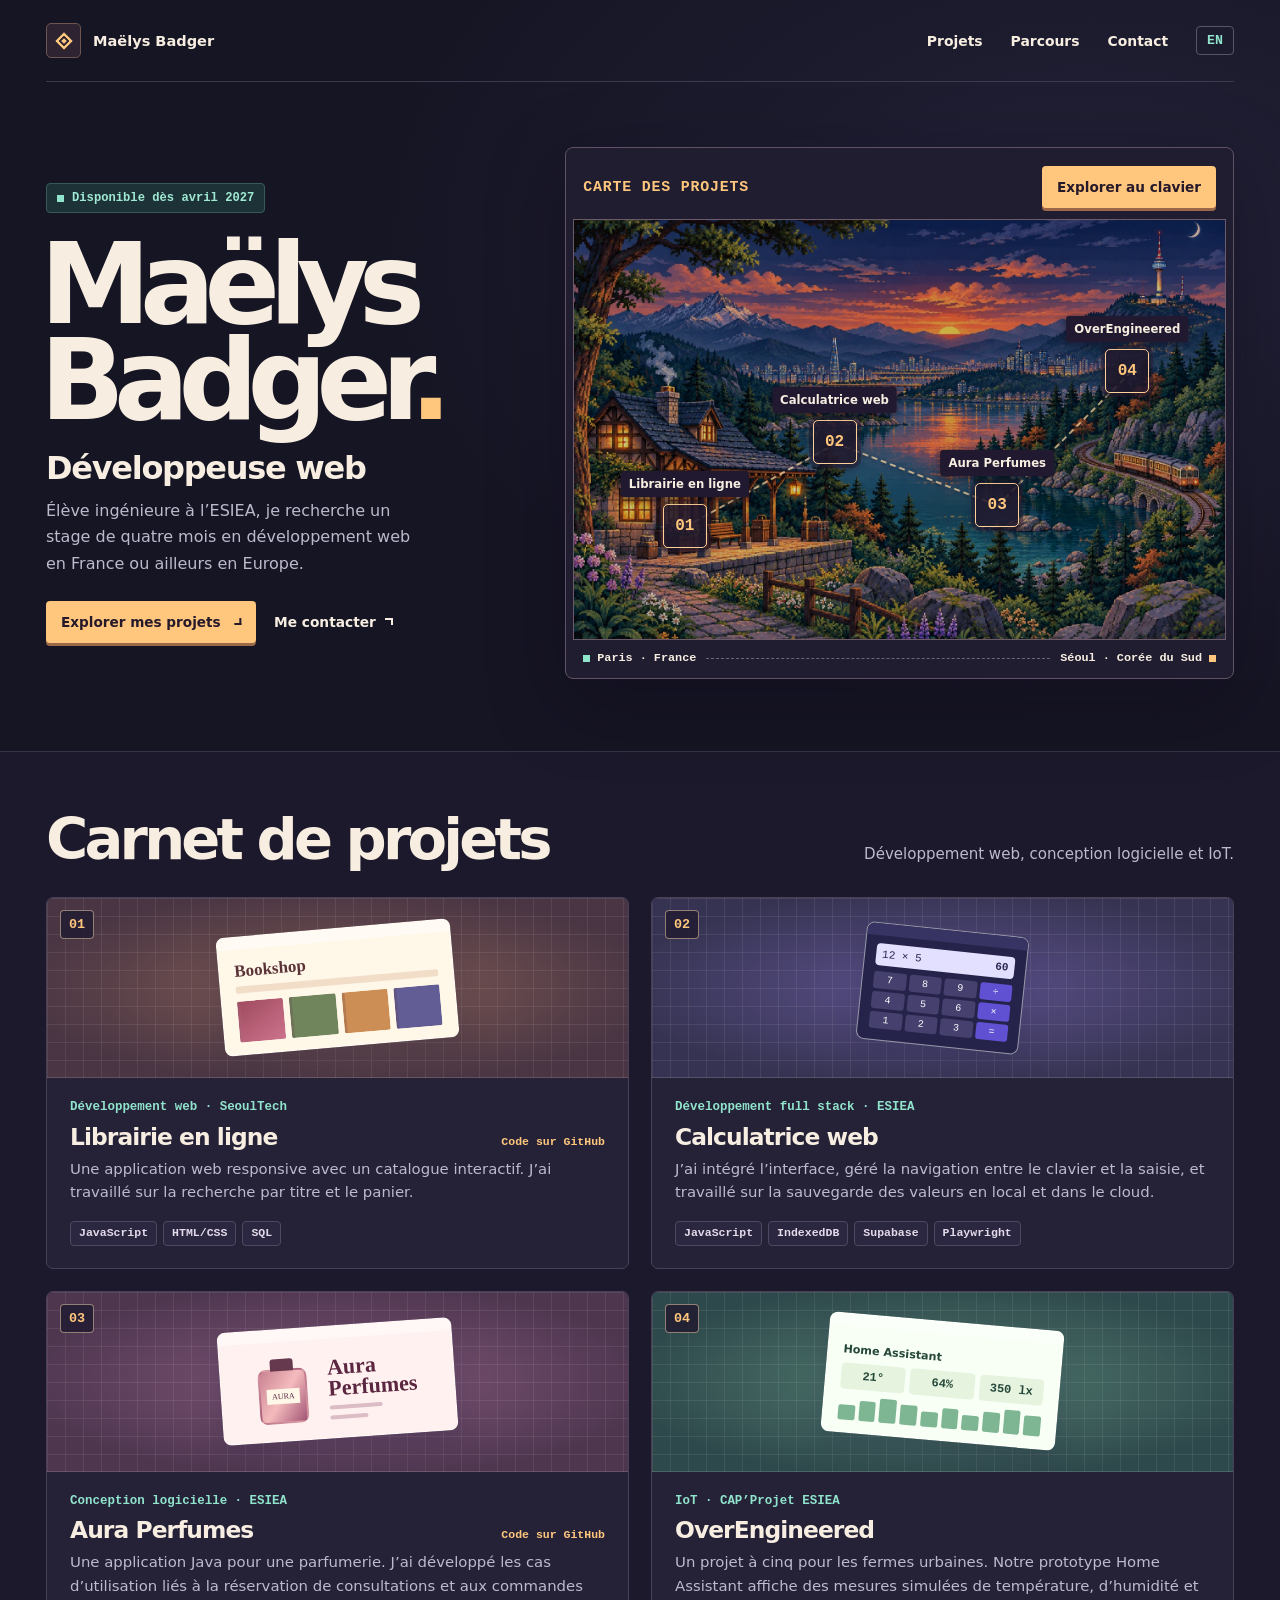
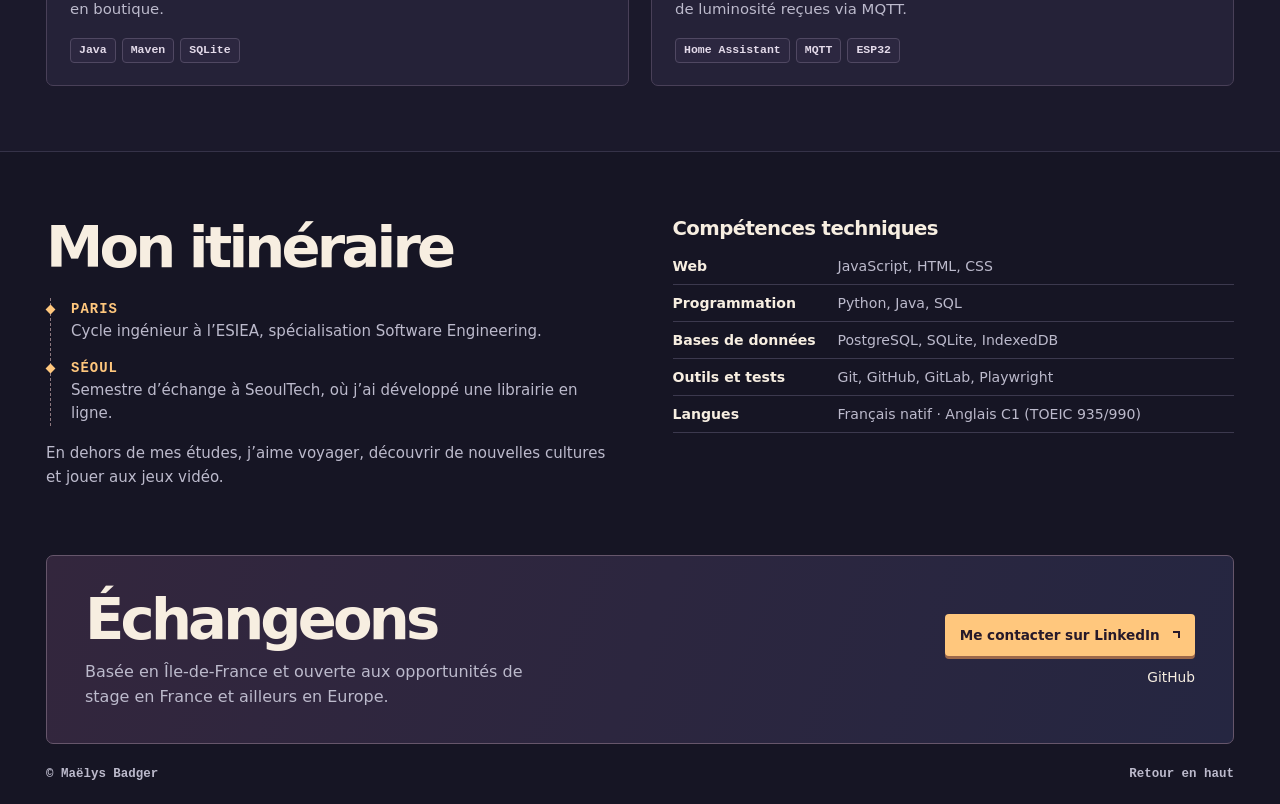
<file: index.html>
<!doctype html>
<html lang="fr">
<head>
<meta charset="utf-8">
<meta name="viewport" content="width=device-width, initial-scale=1">
<title>Maëlys Badger — Développeuse web</title>
<meta name="description" content="Portfolio de Maëlys Badger, élève ingénieure à l’ESIEA. Recherche de stage en développement web à partir d’avril 2027.">
<link rel="stylesheet" href="css/style.css">
<script src="js/projets.js" defer></script>
<script src="js/liens-projets.js" defer></script>
<script src="js/language.js" defer></script>
</head>
<body>
<a class="skip" href="#main" data-en="Skip to content">Aller au contenu</a>
<header class="top wrap">
  <a href="#" class="brand" aria-label="Maëlys Badger"><span class="mark" aria-hidden="true"><i></i></span> <span>Maëlys Badger</span></a>
  <nav aria-label="Navigation">
    <a href="#projets" data-en="Projects">Projets</a>
    <a href="#parcours" data-en="About">Parcours</a>
    <a href="#contact">Contact</a>
  </nav>
  <button class="language" type="button" aria-label="Switch to English">EN</button>
</header>
<main id="main">
  <section class="hero wrap" aria-labelledby="hero-title">
    <div class="intro">
      <div class="availability"><span aria-hidden="true"></span><span data-en="Available from April 2027">Disponible dès avril 2027</span></div>
      <h1 id="hero-title">Maëlys<br>Badger<span>.</span></h1>
      <p class="role" data-en="Web developer">Développeuse web</p>
      <p class="lede" data-en="I’m an engineering student at ESIEA, looking for a four-month web development internship in France or elsewhere in Europe.">Élève ingénieure à l’ESIEA, je recherche un stage de quatre mois en développement web en France ou ailleurs en Europe.</p>
      <div class="actions"><a href="#projets" class="button"><span data-en="Explore my projects">Explorer mes projets</span><span class="arrow arrow-down" aria-hidden="true"></span></a><a href="#contact" class="plain"><span data-en="Get in touch">Me contacter</span> <span class="arrow arrow-up" aria-hidden="true"></span></a></div>
    </div>
    <section class="atlas" aria-labelledby="map-title">
      <div class="atlas-header">
        <h2 id="map-title" data-en="Project map">Carte des projets</h2>
        <a class="button map-start" href="explorer.html" data-en="Explore with the keyboard">Explorer au clavier</a>
      </div>
      <div class="map" id="project-map" role="group" aria-labelledby="map-title">
        <img src="image/atlas.webp" alt="" width="1536" height="1024" fetchpriority="high">
        <div class="route" aria-hidden="true"><i></i><i></i><i></i></div>
        <a class="pin pin-one" href="#librairie" data-project-pin="librairie"><span class="pin-number" aria-hidden="true">01</span><span class="pin-label" data-en="Online bookstore">Librairie en ligne</span></a>
        <a class="pin pin-two" href="#calculatrice" data-project-pin="calculatrice"><span class="pin-number" aria-hidden="true">02</span><span class="pin-label" data-en="Web calculator">Calculatrice web</span></a>
        <a class="pin pin-three" href="#aura" data-project-pin="aura"><span class="pin-number" aria-hidden="true">03</span><span class="pin-label">Aura Perfumes</span></a>
        <a class="pin pin-four" href="#overengineered" data-project-pin="overengineered"><span class="pin-number" aria-hidden="true">04</span><span class="pin-label">OverEngineered</span></a>
      </div>
      <div class="atlas-footer">
        <span><i aria-hidden="true"></i> Paris <span aria-hidden="true">·</span> <span data-en="France">France</span></span>
        <span class="atlas-path" aria-hidden="true"></span>
        <span><span data-en="Seoul">Séoul</span> <span aria-hidden="true">·</span> <span data-en="South Korea">Corée du Sud</span> <i aria-hidden="true"></i></span>
      </div>
    </section>
  </section>
  <section id="projets" class="projects">
    <div class="wrap">
      <div class="section-head"><h2 data-en="Project journal">Carnet de projets</h2><p data-en="Web development, software design and IoT.">Développement web, conception logicielle et IoT.</p></div>
      <div class="cards">
        <article class="card" id="librairie" tabindex="-1">
          <div class="project-art art-books" aria-hidden="true">
            <span class="stop-number">01</span>
            <div class="demo shop"><div class="demo-top"><i></i><i></i><i></i></div><div class="shop-area"><strong>Bookshop</strong><div class="search-line"></div><div class="books"><i></i><i></i><i></i><i></i></div></div></div>
          </div>
          <div class="card-text"><p class="context" data-en="Web development · SeoulTech">Développement web · SeoulTech</p><h3 data-en="Online bookstore">Librairie en ligne</h3><p data-en="A responsive web app with an interactive catalogue. I worked on the title search and shopping cart.">Une application web responsive avec un catalogue interactif. J’ai travaillé sur la recherche par titre et le panier.</p><ul class="tags"><li>JavaScript</li><li>HTML/CSS</li><li>SQL</li></ul></div>
        </article>
        <article class="card" id="calculatrice" tabindex="-1">
          <div class="project-art art-calc" aria-hidden="true">
            <span class="stop-number">02</span>
            <div class="demo calc"><div class="demo-top"><i></i><i></i><i></i></div><div class="calc-body"><div class="display">12 × 5 <b>60</b></div><div class="keys"><i>7</i><i>8</i><i>9</i><i>÷</i><i>4</i><i>5</i><i>6</i><i>×</i><i>1</i><i>2</i><i>3</i><i>=</i></div></div></div>
          </div>
          <div class="card-text"><p class="context" data-en="Full-stack development · ESIEA">Développement full stack · ESIEA</p><h3 data-en="Web calculator">Calculatrice web</h3><p data-en="I integrated the interface, built navigation between the keypad and input views, and worked on saving values locally and in the cloud.">J’ai intégré l’interface, géré la navigation entre le clavier et la saisie, et travaillé sur la sauvegarde des valeurs en local et dans le cloud.</p><ul class="tags"><li>JavaScript</li><li>IndexedDB</li><li>Supabase</li><li>Playwright</li></ul></div>
        </article>
        <article class="card" id="aura" tabindex="-1">
          <div class="project-art art-aura" aria-hidden="true">
            <span class="stop-number">03</span>
            <div class="demo aura"><div class="demo-top"><i></i><i></i><i></i></div><div class="aura-area"><div class="bottle"><i></i><b>AURA</b></div><div><strong>Aura<br>Perfumes</strong><span></span><span></span></div></div></div>
          </div>
          <div class="card-text"><p class="context" data-en="Software design · ESIEA">Conception logicielle · ESIEA</p><h3>Aura Perfumes</h3><p data-en="A Java application for a perfume shop. I implemented the fragrance consultation booking and in-store order use cases.">Une application Java pour une parfumerie. J’ai développé les cas d’utilisation liés à la réservation de consultations et aux commandes en boutique.</p><ul class="tags"><li>Java</li><li>Maven</li><li>SQLite</li></ul></div>
        </article>
        <article class="card" id="overengineered" tabindex="-1">
          <div class="project-art art-iot" aria-hidden="true">
            <span class="stop-number">04</span>
            <div class="demo sensor"><div class="demo-top"><i></i><i></i><i></i></div><div class="sensor-area"><strong>Home Assistant</strong><div class="gauges"><i>21°</i><i>64%</i><i>350 lx</i></div><div class="bars"><i></i><i></i><i></i><i></i><i></i><i></i><i></i><i></i><i></i><i></i></div></div></div>
          </div>
          <div class="card-text"><p class="context" data-en="IoT · ESIEA capstone">IoT · CAP’Projet ESIEA</p><h3>OverEngineered</h3><p data-en="A five-person team project for urban farms. Our Home Assistant prototype displays simulated temperature, humidity and light readings sent over MQTT.">Un projet à cinq pour les fermes urbaines. Notre prototype Home Assistant affiche des mesures simulées de température, d’humidité et de luminosité reçues via MQTT.</p><ul class="tags"><li>Home Assistant</li><li>MQTT</li><li>ESP32</li></ul></div>
        </article>
      </div>
    </div>
  </section>
  <section id="parcours" class="about wrap">
    <div>
      <h2 data-en="My journey">Mon itinéraire</h2>
      <ol class="journey">
        <li><span class="place">Paris</span><p data-en="Engineering studies at ESIEA, specialising in Software Engineering.">Cycle ingénieur à l’ESIEA, spécialisation Software Engineering.</p></li>
        <li><span class="place" data-en="Seoul">Séoul</span><p data-en="Exchange semester at SeoulTech, where I developed an online bookstore.">Semestre d’échange à SeoulTech, où j’ai développé une librairie en ligne.</p></li>
      </ol>
      <p class="interests" data-en="Outside my studies, I enjoy travelling, discovering new cultures and playing video games.">En dehors de mes études, j’aime voyager, découvrir de nouvelles cultures et jouer aux jeux vidéo.</p>
    </div>
    <div>
      <h3 data-en="Technical skills">Compétences techniques</h3>
      <dl class="skills">
        <div><dt>Web</dt><dd>JavaScript, HTML, CSS</dd></div>
        <div><dt data-en="Programming">Programmation</dt><dd>Python, Java, SQL</dd></div>
        <div><dt data-en="Databases">Bases de données</dt><dd>PostgreSQL, SQLite, IndexedDB</dd></div>
        <div><dt data-en="Tools and testing">Outils et tests</dt><dd>Git, GitHub, GitLab, Playwright</dd></div>
        <div><dt data-en="Languages">Langues</dt><dd data-en="Native French · English C1 (TOEIC 935/990)">Français natif · Anglais C1 (TOEIC 935/990)</dd></div>
      </dl>
    </div>
  </section>
  <section id="contact" class="contact wrap">
    <div class="contact-inner">
      <div><h2 data-en="Let’s talk">Échangeons</h2><p data-en="Based near Paris and open to internship opportunities in France and across Europe.">Basée en Île-de-France et ouverte aux opportunités de stage en France et ailleurs en Europe.</p></div>
      <div class="contact-actions"><a class="button" href="https://www.linkedin.com/in/maëlys-badger-9b31192b6/"><span data-en="Contact me on LinkedIn">Me contacter sur LinkedIn</span> <span class="arrow arrow-up" aria-hidden="true"></span></a><div class="socials"><a href="https://github.com/mael-bdg">GitHub</a></div></div>
    </div>
  </section>
</main>
<footer class="footer wrap"><span>© Maëlys Badger</span><a href="#" data-en="Back to top">Retour en haut</a></footer>
<script>
  new MutationObserver(() => {
    document.querySelector('.map-start').href = document.documentElement.lang === 'en'
      ? 'explorer.html?lang=en'
      : 'explorer.html';
  }).observe(document.documentElement, {attributes:true, attributeFilter:['lang']});
</script>
</body>
</html>
</file>
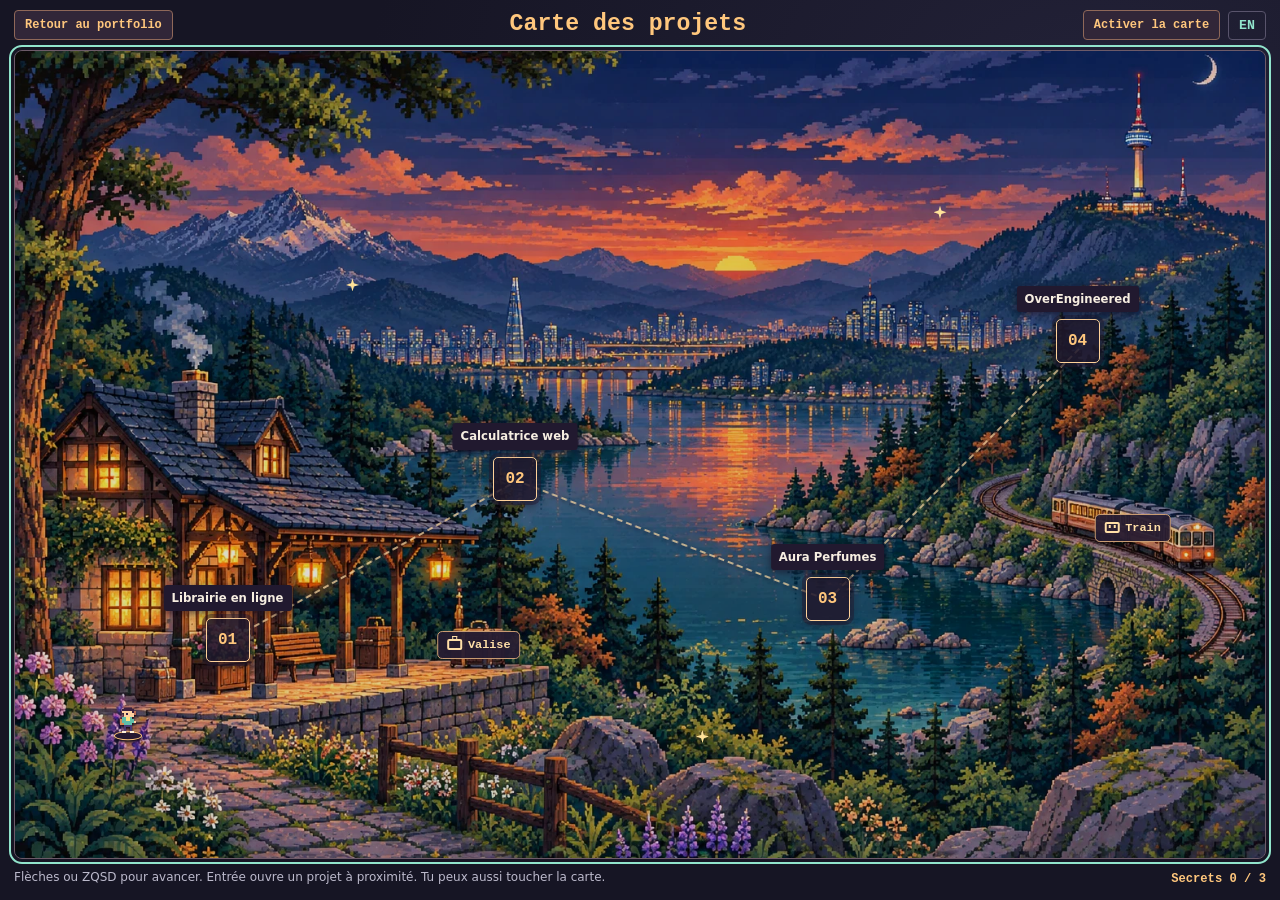
<file: explorer.html>
<!doctype html>
<html lang="fr">
<head>
<meta charset="utf-8">
<meta name="viewport" content="width=device-width, initial-scale=1">
<title>Carte des projets — Maëlys Badger</title>
<meta name="description" content="Explore les projets de Maëlys Badger sur une carte jouable en pixel art.">
<link rel="stylesheet" href="css/style.css">
<script src="js/projets.js" defer></script>
<script src="js/explorer.js" defer></script>
<link rel="stylesheet" href="css/explorer.css">
</head>
<body>
<main class="explorer">
  <header class="explorer-bar">
    <a class="back-link" href="index.html" data-en="Back to the portfolio">Retour au portfolio</a>
    <h1 id="map-title" data-en="Project map">Carte des projets</h1>
    <div class="explorer-actions">
      <button class="map-start" type="button" data-en="Focus map" hidden>Activer la carte</button>
      <button class="language" type="button" aria-label="Switch to English">EN</button>
    </div>
  </header>
      <div class="map" id="project-map" role="group" aria-labelledby="map-title" aria-describedby="map-guide">
        <img src="image/atlas.webp" alt="" width="1536" height="1024" fetchpriority="high">
        <div class="route" aria-hidden="true"><i></i><i></i><i></i></div>
        <a class="pin pin-one" href="index.html#librairie" data-project-pin="librairie"><span class="pin-number" aria-hidden="true">01</span><span class="pin-label" data-en="Online bookstore">Librairie en ligne</span></a>
        <a class="pin pin-two" href="index.html#calculatrice" data-project-pin="calculatrice"><span class="pin-number" aria-hidden="true">02</span><span class="pin-label" data-en="Web calculator">Calculatrice web</span></a>
        <a class="pin pin-three" href="index.html#aura" data-project-pin="aura"><span class="pin-number" aria-hidden="true">03</span><span class="pin-label">Aura Perfumes</span></a>
        <a class="pin pin-four" href="index.html#overengineered" data-project-pin="overengineered"><span class="pin-number" aria-hidden="true">04</span><span class="pin-label">OverEngineered</span></a>
        <button class="secret" type="button" data-art="0" aria-label="Découvrir un secret" data-fr="Tu as trouvé la carte postale de Séoul, souvenir de mon semestre à SeoulTech." data-message-en="You found the Seoul postcard, a souvenir from my semester at SeoulTech." hidden></button>
        <button class="secret" type="button" data-art="1" aria-label="Découvrir un secret" data-fr="Tu as trouvé le billet de train griffonné. Au dos, quelqu’un a écrit « git commit -m voyage »." data-message-en="You found the scribbled train ticket. On the back, someone wrote “git commit -m voyage”." hidden></button>
        <button class="secret" type="button" data-art="2" aria-label="Découvrir un secret" data-fr="Tu as trouvé la sauvegarde secrète. Le prochain niveau s’appelle « Avril 2027 »." data-message-en="You found the secret save point. The next level is called “April 2027”." hidden></button>
        <button class="landmark" type="button" data-landmark="train" data-world-x=".894" data-world-y=".588">
          <span class="landmark-icon train-icon" aria-hidden="true"></span><span data-en="Train">Train</span>
        </button>
        <button class="landmark" type="button" data-landmark="case" data-world-x=".371" data-world-y=".728">
          <span class="landmark-icon case-icon" aria-hidden="true"></span><span data-en="Suitcase">Valise</span>
        </button>
        <aside class="discovery-panel" aria-labelledby="discovery-title" hidden>
          <div class="discovery-head">
            <h2 id="discovery-title"></h2>
            <button class="discovery-close" type="button" aria-label="Fermer">×</button>
          </div>
          <ul class="discovery-items"></ul>
        </aside>
        <span class="map-avatar" aria-hidden="true" hidden><canvas width="12" height="14"></canvas></span>
      </div>
  <footer class="explorer-footer">
    <div class="explorer-details">
      <p class="map-guide" id="map-guide" data-en="Arrow keys or WASD to move. Enter opens a nearby project. You can also tap the map.">Flèches ou ZQSD pour avancer. Entrée ouvre un projet à proximité. Tu peux aussi toucher la carte.</p>
      <p class="map-status" role="status"></p>
    </div>
    <p class="discovery-total"><span data-en="Secrets">Secrets</span> <span class="discovery-count">0 / 3</span></p>
  </footer>
</main>
</body>
</html>
</file>
<file: css/style.css>
:root {
  color-scheme:dark;
  --ink:#f7eee1;
  --muted:#bcbacc;
  --paper:#161524;
  --panel:#201e31;
  --line:#3c394e;
  --gold:#ffc77d;
  --mint:#91e4cc;
  --mono:"Courier New", monospace;
  font-family:Inter,"Segoe UI",system-ui,sans-serif;
  color:var(--ink);
  background:var(--paper);
}
*,*::before,*::after {box-sizing:border-box}
body {margin:0;background:radial-gradient(ellipse 720px 480px at 85% 10%,#222137 1%,transparent)}
a {color:inherit;text-decoration:none}
button {font:inherit}
h1,h2,h3,p {margin:0}
button:focus-visible,a:focus-visible {outline:2px solid var(--mint);outline-offset:4px}
.wrap {width:min(1190px,calc(100% - 92px));margin-inline:auto}
.skip {position:absolute;top:10px;left:10px;background:var(--panel);padding:12px;transform:translateY(-180%);z-index:4}
.skip:focus {transform:none}
.top {min-height:82px;display:flex;align-items:center;gap:28px;border-bottom:1px solid var(--line)}
.brand {display:flex;align-items:center;gap:12px;font-size:.91rem;font-weight:750;margin-right:auto}
.mark {width:35px;height:35px;display:grid;place-items:center;border:1px solid #6f554f;background:#2d2331;border-radius:5px}
.mark i {width:12px;height:12px;transform:rotate(45deg);border:2px solid var(--gold);box-shadow:inset 0 0 0 2px #2d2331;background:var(--gold)}
nav {display:flex;gap:28px;font-size:.87rem;font-weight:650}
nav a:hover,.plain:hover,.socials a:hover,.footer a:hover {color:var(--gold)}
.language {border:1px solid #59546c;border-radius:4px;background:transparent;padding:6px 10px;color:var(--mint);font:700 .83rem var(--mono);cursor:pointer}
.language:hover {background:#302d43}
.hero {display:grid;grid-template-columns:.81fr 1.19fr;gap:clamp(26px,5vw,72px);align-items:center;padding-block:65px 72px}
.availability {display:inline-flex;gap:8px;align-items:center;border:1px solid #375a57;background:#1d3236;border-radius:4px;color:#a0ead4;padding:7px 10px;font:700 .76rem var(--mono);margin-bottom:24px}
.availability span:first-child,.atlas-footer i {width:7px;height:7px;background:var(--mint);display:inline-block}
h1 {font-size:clamp(4.5rem,8.7vw,8rem);line-height:.86;letter-spacing:-.096em;font-weight:820;margin-left:-.055em}
h1 span {color:var(--gold)}
.role {font-size:clamp(1.4rem,2.5vw,2.05rem);letter-spacing:-.04em;font-weight:700;margin-top:20px}
.lede {color:var(--muted);font-size:1rem;line-height:1.65;max-width:385px;margin-top:11px}
.actions {display:flex;flex-wrap:wrap;align-items:center;gap:18px;margin-top:24px}
.button {display:inline-flex;align-items:center;gap:13px;justify-content:center;padding:13px 15px;border-radius:4px;background:var(--gold);color:#26192a;font-size:.85rem;font-weight:790;box-shadow:0 3px 0 #9c684a}
.button:hover {background:#ffdaa8}
.plain {font-weight:700;font-size:.86rem}
.arrow {display:inline-block;width:.54em;height:.54em;border-right:2px solid currentColor;border-top:2px solid currentColor}
.arrow-down {transform:rotate(90deg)}
.plain .arrow {margin-left:.35em;vertical-align:.12em}

.atlas {border:1px solid #5f5265;background:#211d30;padding:7px;border-radius:8px;box-shadow:0 22px 75px #0c0a1866}
.atlas-header,.atlas-footer {display:flex;align-items:center;justify-content:space-between;gap:10px;padding:11px 10px}
.atlas-header h2 {font:700 clamp(.76rem,1.3vw,.93rem) var(--mono);letter-spacing:.055em;text-transform:uppercase;color:var(--gold)}
.atlas-header > span {color:var(--muted);font-size:.76rem}
.map {position:relative;isolation:isolate;border:1px solid #6c5a68;background:radial-gradient(ellipse at 52% 55%,#84617a,#31455e 55%,#212039);aspect-ratio:1.55}
.map > img {position:absolute;inset:0;width:100%;height:100%;object-fit:cover;image-rendering:auto;filter:brightness(.79) saturate(1.07)}
.route {position:absolute;inset:0;pointer-events:none}
.route i {position:absolute;border-top:2px dashed #ffdea6b5;transform-origin:left center;left:var(--x);top:var(--y);width:var(--length);transform:rotate(var(--angle));filter:drop-shadow(0 1px 2px #160c20)}
.route i:nth-child(1) {--x:17%;--y:73%;--length:26.6%;--angle:-29deg}
.route i:nth-child(2) {--x:40%;--y:53%;--length:26.6%;--angle:21deg}
.route i:nth-child(3) {--x:65%;--y:68%;--length:29.2%;--angle:-45deg}
.pin {position:absolute;left:var(--x);top:var(--y);transform:translate(-50%,-50%);display:grid;place-items:center;width:44px;height:44px;border:1px solid #ffd29a;border-radius:5px;background:#20192ddf;color:var(--gold);box-shadow:0 0 0 4px #21182e76,0 4px 10px #191022aa;font:700 1rem var(--mono)}
.pin-one {--x:17%;--y:73%}
.pin-two {--x:40%;--y:53%}
.pin-three {--x:65%;--y:68%}
.pin-four {--x:85%;--y:36%}
.pin:hover,.pin:focus-visible {background:var(--gold);color:#26192a;z-index:2}
.pin-label {position:absolute;bottom:calc(100% + 8px);left:50%;transform:translateX(-50%);padding:6px 8px;border-radius:3px;background:#21192f;color:var(--ink);white-space:nowrap;font:700 .73rem/1.2 system-ui,sans-serif;box-shadow:0 2px 8px #160c20aa}
.pin:hover .pin-label,.pin:focus-visible .pin-label {color:var(--gold)}
.atlas-footer {font:700 .74rem var(--mono);color:var(--ink);padding-bottom:6px}
.atlas-footer > span:not(.atlas-path) {display:flex;gap:7px;align-items:center}
.atlas-footer > span:last-child i {background:var(--gold)}
.atlas-path {flex:1;border-top:1px dashed #71627e}

.projects {background:#1b192b;border-block:1px solid #353248;padding:57px 0 65px}
.section-head {display:flex;justify-content:space-between;align-items:baseline;gap:12px;margin-bottom:26px}
h2 {font-size:clamp(2.3rem,4.5vw,3.85rem);letter-spacing:-.066em;line-height:1.08}
.section-head p {color:var(--muted);line-height:1.6;font-size:.94rem}
.cards {display:grid;grid-template-columns:repeat(2,minmax(0,1fr));gap:22px}
.card {display:flex;flex-direction:column;overflow:hidden;background:#252238;border:1px solid #494058;border-radius:7px;scroll-margin-top:20px}
.card:target,.card:focus-visible {outline:2px solid var(--gold);outline-offset:3px}
.project-art {position:relative;min-height:180px;display:grid;place-items:center;overflow:hidden;padding:20px;border-bottom:1px solid #ffffff26;background-image:linear-gradient(90deg,#fcf4f214 1px,transparent 1px),linear-gradient(#fcf4f214 1px,transparent 1px),radial-gradient(ellipse at center,var(--highlight),var(--shade) 78%);background-size:18px 18px,18px 18px,100% 100%}
.art-books {--highlight:#815c55;--shade:#493543}
.art-calc {--highlight:#5d538e;--shade:#363352}
.art-aura {--highlight:#815779;--shade:#4e364f}
.art-iot {--highlight:#537c71;--shade:#2e494b}
.stop-number {position:absolute;top:12px;left:13px;border:1px solid #ddc2a099;background:#221c32d9;color:var(--gold);padding:6px 8px;border-radius:4px;font:700 .84rem var(--mono)}
.demo {width:235px;border:1px solid #ffffff85;box-shadow:0 13px 30px #22213f38;border-radius:8px;overflow:hidden;transform:rotate(-5deg)}
.demo-top {padding:6px 8px;background:#fff8;gap:3px}
.demo-top i {width:4px;height:4px;background:#49335a65}
.shop {background:#fff7e8;color:#5b3237}.shop-area,.sensor-area {padding:12px 15px}
.shop strong {font:700 17px Georgia,serif}
.search-line {width:100%;height:7px;border-radius:2px;background:#f2dec8;margin:5px 0 8px}
.books {display:flex;gap:6px}.books i {width:25%;height:41px;border-radius:2px;background:linear-gradient(145deg,#a14c61,#cc738b);border-left:3px solid #6034453b}
.books i:nth-child(2) {background:#71855d}.books i:nth-child(3) {background:#cc8e54}.books i:nth-child(4) {background:#625d94}
.calc {width:163px;background:#252349;color:white;transform:rotate(6deg)}
.calc .demo-top {background:#373463}.calc .demo-top i {background:#a6a0d1}
.calc-body {padding:8px 11px 11px}
.display {background:#e3e0ff;color:#292650;border-radius:4px;padding:5px 6px;font:11px monospace;display:flex;justify-content:space-between}
.keys {margin-top:6px;display:grid;grid-template-columns:repeat(4,1fr);gap:3px;text-align:center}.keys i {font:10px monospace;background:#45406e;border-radius:3px;padding:3px}.keys i:nth-child(4n) {background:#6051d2}
.aura {background:#fff1ef;color:#5b263f;transform:rotate(-4deg)}.aura-area {display:flex;justify-content:center;align-items:center;gap:21px;padding:17px}.aura-area strong {font:700 22px/.91 Georgia,serif}.aura-area span {display:block;background:#dcbcc5;border-radius:3px;width:53px;height:4px;margin-top:6px}.aura-area span:last-child {width:38px}
.bottle {display:grid;place-items:center;position:relative;margin-top:10px;width:49px;height:55px;border-radius:8px;background:linear-gradient(125deg,#c98291,#f4bbbd,#a25575);border:2px solid #a65d744d}.bottle i {position:absolute;bottom:100%;height:12px;width:23px;background:#66394e;border-radius:3px 3px 0 0}.bottle b {background:#fff8e9;padding:3px 5px;font:8px Georgia,serif}
.sensor {background:#f8fff4;color:#26483b;transform:rotate(5deg)}.sensor strong {font-size:.7rem}.gauges {display:flex;gap:5px;margin:6px 0}.gauges i {flex:1;background:#e5f3df;text-align:center;border-radius:4px;font:bold 12px monospace;padding:6px}.bars {height:25px;display:flex;gap:4px;align-items:end}.bars i {flex:1;height:60%;background:#7eb694;border-radius:2px}.bars i:nth-child(3n) {height:95%}.bars i:nth-child(even) {height:80%}
.card-text {padding:21px 23px 22px;display:flex;flex:1;flex-direction:column}
.context {font:700 .78rem/1.4 var(--mono);color:var(--mint);margin-bottom:6px}
.card h3 {font-size:1.46rem;letter-spacing:-.04em;margin-bottom:7px}
.card h3 + p {color:var(--muted);font-size:.93rem;line-height:1.58;margin-bottom:16px}
.tags {display:flex;flex-wrap:wrap;gap:6px;list-style:none;margin:auto 0 0;padding:0}
.tags li {border:1px solid #504862;background:#2c2740;color:#e4dbea;padding:4px 8px;border-radius:4px;font:700 .72rem/1.3 var(--mono)}
.about {display:grid;grid-template-columns:1fr 1fr;gap:65px;padding-block:65px}
.journey {list-style:none;padding:0 0 0 20px;border-left:1px dashed #8c777e;margin:19px 0 16px 4px}
.journey li {position:relative;margin-bottom:13px}
.journey li:last-child {margin-bottom:0}
.journey li::before {content:"";position:absolute;left:-24px;top:8px;width:7px;height:7px;background:var(--gold);transform:rotate(45deg)}
.place {font:700 .87rem var(--mono);color:var(--gold);text-transform:uppercase;letter-spacing:.075em}
.journey p,.interests {color:var(--muted);line-height:1.58;margin-top:3px;font-size:.94rem}
.about h3 {font-size:1.23rem;letter-spacing:-.03em}
.skills {margin:8px 0 0}
.skills div {display:grid;grid-template-columns:clamp(108px,14vw,155px) 1fr;gap:10px;padding:10px 0;border-bottom:1px solid var(--line);font-size:.88rem}
.skills dt {font-weight:700}
.skills dd {margin:0;color:var(--muted)}
.contact-inner {border:1px solid #66566b;border-radius:7px;background:linear-gradient(110deg,#33263d,#252641);padding:33px 38px;display:flex;align-items:center;justify-content:space-between;gap:19px}
.contact p {max-width:470px;margin-top:9px;line-height:1.55;color:var(--muted)}
.contact-actions {display:flex;align-items:flex-end;flex-direction:column;gap:13px}
.socials {display:flex;gap:14px;font-size:.86rem;white-space:nowrap}
.footer {display:flex;justify-content:space-between;gap:12px;color:var(--muted);padding-block:23px;font:700 .78rem var(--mono)}
@media(max-width:950px) {
  .wrap {width:calc(100% - 54px)}
  .hero {gap:27px;padding-block:50px}
  .atlas-footer {font-size:.67rem}
  .atlas-footer > span:not(.atlas-path) {gap:4px}
  .about {gap:35px}
}
@media(max-width:710px) {
  .wrap {width:calc(100% - 32px)}
  .top {min-height:64px;gap:14px}
  .hero {grid-template-columns:1fr;gap:28px;padding-block:38px 45px}
  h1 {font-size:clamp(4.4rem,15vw,6.4rem)}
  .atlas-header,.atlas-footer {padding-inline:7px}
  .section-head {display:block}
  .section-head p {margin-top:7px}
  .projects {padding-block:39px}
  .cards {gap:14px}
  .about {padding-block:42px}
}
@media(max-width:490px) {
  .brand > span:nth-child(2) {display:none}
  nav {gap:13px;font-size:.8rem}
  .mark {width:31px;height:31px}
  .pin {width:38px;height:39px}
  .pin-label {font-size:.65rem;padding:4px 5px}
  .pin-four .pin-label {left:auto;right:-8px;transform:none}
  .cards,.about {grid-template-columns:1fr}
  .about {gap:25px}
  .contact-inner {padding:22px;display:block}
  .contact-actions {align-items:flex-start;margin-top:17px}
}
@media(prefers-reduced-motion:no-preference) {html {scroll-behavior:smooth}}

/* Le titre fournit un seul lien par carte, et toute sa surface est cliquable. */
.card-linked {position:relative}
.repository-link {display:flex;justify-content:space-between;align-items:baseline;flex-wrap:wrap;gap:4px 10px}
.repository-link::after {content:"";position:absolute;inset:0}
.repository-link:focus-visible {outline:none}
.repository-hint {color:var(--gold);font:700 .72rem/1.4 var(--mono);letter-spacing:0}
.card-linked:hover,.card-linked:focus-within {border-color:var(--gold)}
.repository-link:hover > span:first-child,.repository-link:focus-visible > span:first-child {text-decoration:underline;text-underline-offset:4px}
</file>
<file: css/explorer.css>
/* Avatar styles from the portfolio map */
.map:focus-visible {outline:2px solid var(--mint);outline-offset:3px}
.map-avatar {
  position:absolute;z-index:3;left:var(--player-x,9%);top:var(--player-y,85%);
  width:30px;height:35px;padding-bottom:2px;transform:translate(-50%,-85%);
  display:grid;place-items:center;pointer-events:none;
  filter:drop-shadow(0 2px 1px #160e1a);
}
.map-avatar[hidden],.map-start[hidden],.map-guide[hidden] {display:none}
.map-avatar::before {
  content:"";position:absolute;bottom:2px;width:28px;height:9px;
  border-radius:50%;background:#251931;border:1px solid #ffc77d;
}
.map-avatar canvas {
  position:relative;width:24px;height:28px;image-rendering:pixelated;
  margin-bottom:6px;transform:scaleX(var(--facing,1));
}
.map .pin.is-near {
  color:#252038;background:var(--mint);border-color:#effae6;
  box-shadow:0 0 0 4px #201b34ae,0 0 14px #91e4cc;
}
.map .pin.is-near .pin-label {color:var(--mint)}
.map-guide {
  border-top:1px solid var(--line);margin-top:6px;padding:8px 10px 4px;
  color:var(--muted);font-size:.75rem;line-height:1.45;
}
.map-guide kbd {font:700 .75rem var(--mono);color:var(--gold)}
.map-status:not(:empty) {display:block;color:var(--mint);margin-top:3px;font-weight:650}
.explorer {
  height:100svh;min-height:475px;display:grid;grid-template-rows:auto minmax(320px,1fr) auto;
  gap:10px;padding:10px 14px;min-width:0;
}
.explorer-bar,.explorer-footer {
  display:flex;align-items:center;justify-content:space-between;gap:12px;
}
.explorer-bar h1 {
  margin:0;font:700 clamp(.9rem,2.7vw,1.45rem)/1.2 var(--mono);
  letter-spacing:0;color:var(--gold);text-align:center;
}
.back-link,.map-start {
  color:var(--gold);background:#312638;border:1px solid #8f6859;
  border-radius:4px;padding:7px 10px;font:700 .75rem var(--mono);cursor:pointer;
}
.back-link:hover,.map-start:hover {background:#4a3544}
.explorer .map {
  width:100%;min-height:0;aspect-ratio:auto;overflow:hidden;border-radius:8px;
}
.explorer .map > img {object-position:center;filter:brightness(.87) saturate(1.1)}
.explorer .pin {z-index:2}
.explorer .pin:focus-visible {z-index:5}
.explorer .pin.is-near {z-index:4}
.explorer .map-avatar {z-index:6}
.explorer .map-guide {border:0;margin:0;padding:0}
.explorer .map-status:not(:empty) {display:block;margin:0}
.explorer-actions {display:flex;align-items:center;gap:8px}
.explorer-details {display:grid;gap:4px}
.discovery-total {
  color:var(--gold);font:700 .76rem var(--mono);white-space:nowrap;
}
.secret {
  position:absolute;z-index:1;left:var(--x);top:var(--y);width:32px;height:32px;
  transform:translate(-50%,-50%);display:grid;place-items:center;
  background:transparent;border:0;padding:0;cursor:pointer;
}
.secret::before {
  content:"";width:13px;height:13px;background:#ffe299;
  clip-path:polygon(50% 0,61% 37%,100% 50%,61% 63%,50% 100%,39% 63%,0 50%,39% 37%);
}
.secret:hover,.secret:focus-visible {filter:drop-shadow(0 0 5px #ffcc68)}
.secret[hidden] {display:none}
@media(max-width:620px) {
  .explorer {padding:8px;gap:8px}
  .explorer-bar,.explorer-footer {flex-wrap:wrap}
  .explorer-footer {gap:6px 10px}
  .explorer .pin {width:32px;height:34px}
  .explorer .pin-label {font-size:.64rem}
  .explorer .route {display:none}
}
@media(prefers-reduced-motion:reduce) {
  .secret,.map-avatar {animation:none}
}
.landmark {
  position:absolute;z-index:3;left:var(--hot-x);top:var(--hot-y);
  transform:translate(-50%,-50%);display:flex;align-items:center;gap:6px;
  border:1px solid #c89b72;border-radius:5px;padding:6px 9px;
  color:#ffdfa7;background:#261c32ed;cursor:pointer;
  font:700 .74rem var(--mono);
}
.landmark:hover,.landmark.is-near,.landmark:focus-visible {
  color:#211c32;background:var(--mint);border-color:#e1ffed
}
.landmark-icon {width:15px;height:11px;display:inline-block;border:2px solid currentColor;border-radius:2px;position:relative}
.landmark-icon::after {content:"";position:absolute;display:block}
.train-icon::after {inset:1px 2px 3px;border-inline:2px solid currentColor}
.case-icon::after {top:-5px;left:3px;width:5px;height:4px;border:1px solid currentColor;border-bottom:0}
.discovery-panel {
  position:absolute;z-index:7;left:clamp(8px,2vw,24px);top:clamp(8px,2vw,24px);
  width:min(365px,calc(100% - 16px));max-height:calc(100% - 16px);overflow:auto;
  padding:13px;border-radius:9px;border:1px solid #b08672;background:#211a31f5;
  box-shadow:0 12px 30px #100e1caa;color:var(--ink);
}
.discovery-panel[hidden] {display:none}
.discovery-head {display:flex;justify-content:space-between;align-items:center;gap:8px;margin-bottom:8px}
.discovery-head h2 {margin:0;color:var(--gold);font:700 .92rem var(--mono);letter-spacing:0}
.discovery-close {border:1px solid var(--line);border-radius:4px;background:#352943;color:#fff1da;font:700 .96rem var(--mono);width:30px;height:30px;cursor:pointer}
.discovery-items {list-style:none;margin:0;padding:0;display:grid;gap:8px}
.discovery-item {display:grid;grid-template-columns:72px 1fr;align-items:center;gap:10px;min-height:65px}
.discovery-item p {font-size:.84rem;line-height:1.4}
.collectible-art {
  display:block;width:100%;aspect-ratio:1;object-fit:contain;
  border-radius:5px;border:1px solid #86647e;background:#30233b;
}
.discovery-empty {font-size:.84rem;line-height:1.5;color:var(--muted)}
.map-avatar.is-riding canvas {visibility:hidden}
.map-avatar.is-riding::before {width:31px;height:14px;border:2px solid #ffe6a3;border-radius:3px;background:#b35d5f;box-shadow:0 3px 0 1px #34243d}
.map-avatar.is-riding::after {content:"";position:absolute;width:5px;height:5px;bottom:7px;left:6px;background:#ffe8ad;box-shadow:7px 0 #ffe8ad,14px 0 #ffe8ad}
@media(max-width:620px) {
  .landmark {padding:5px 7px;font-size:.65rem}
  .discovery-item {grid-template-columns:57px 1fr}
}
.discovery-panel[data-mode="tower"] {width:min(480px,calc(100% - 16px))}
.tower-view {margin:0}
.tower-view img {
  display:block;width:100%;aspect-ratio:16 / 9;object-fit:cover;
  border-radius:5px;border:1px solid #86647e;background:#30233b;
}
.tower-view figcaption {margin-top:9px;font-size:.86rem;line-height:1.5}

/* Positions initiales des secrets et des points interactifs. */
.secret[data-art="0"] { --x:27%; --y:29%; }
.secret[data-art="1"] { --x:55%; --y:85%; }
.secret[data-art="2"] { --x:74%; --y:20%; }
.landmark[data-landmark="train"] { --hot-x:89%; --hot-y:59%; }
.landmark[data-landmark="case"] { --hot-x:37%; --hot-y:73%; }
</file>
